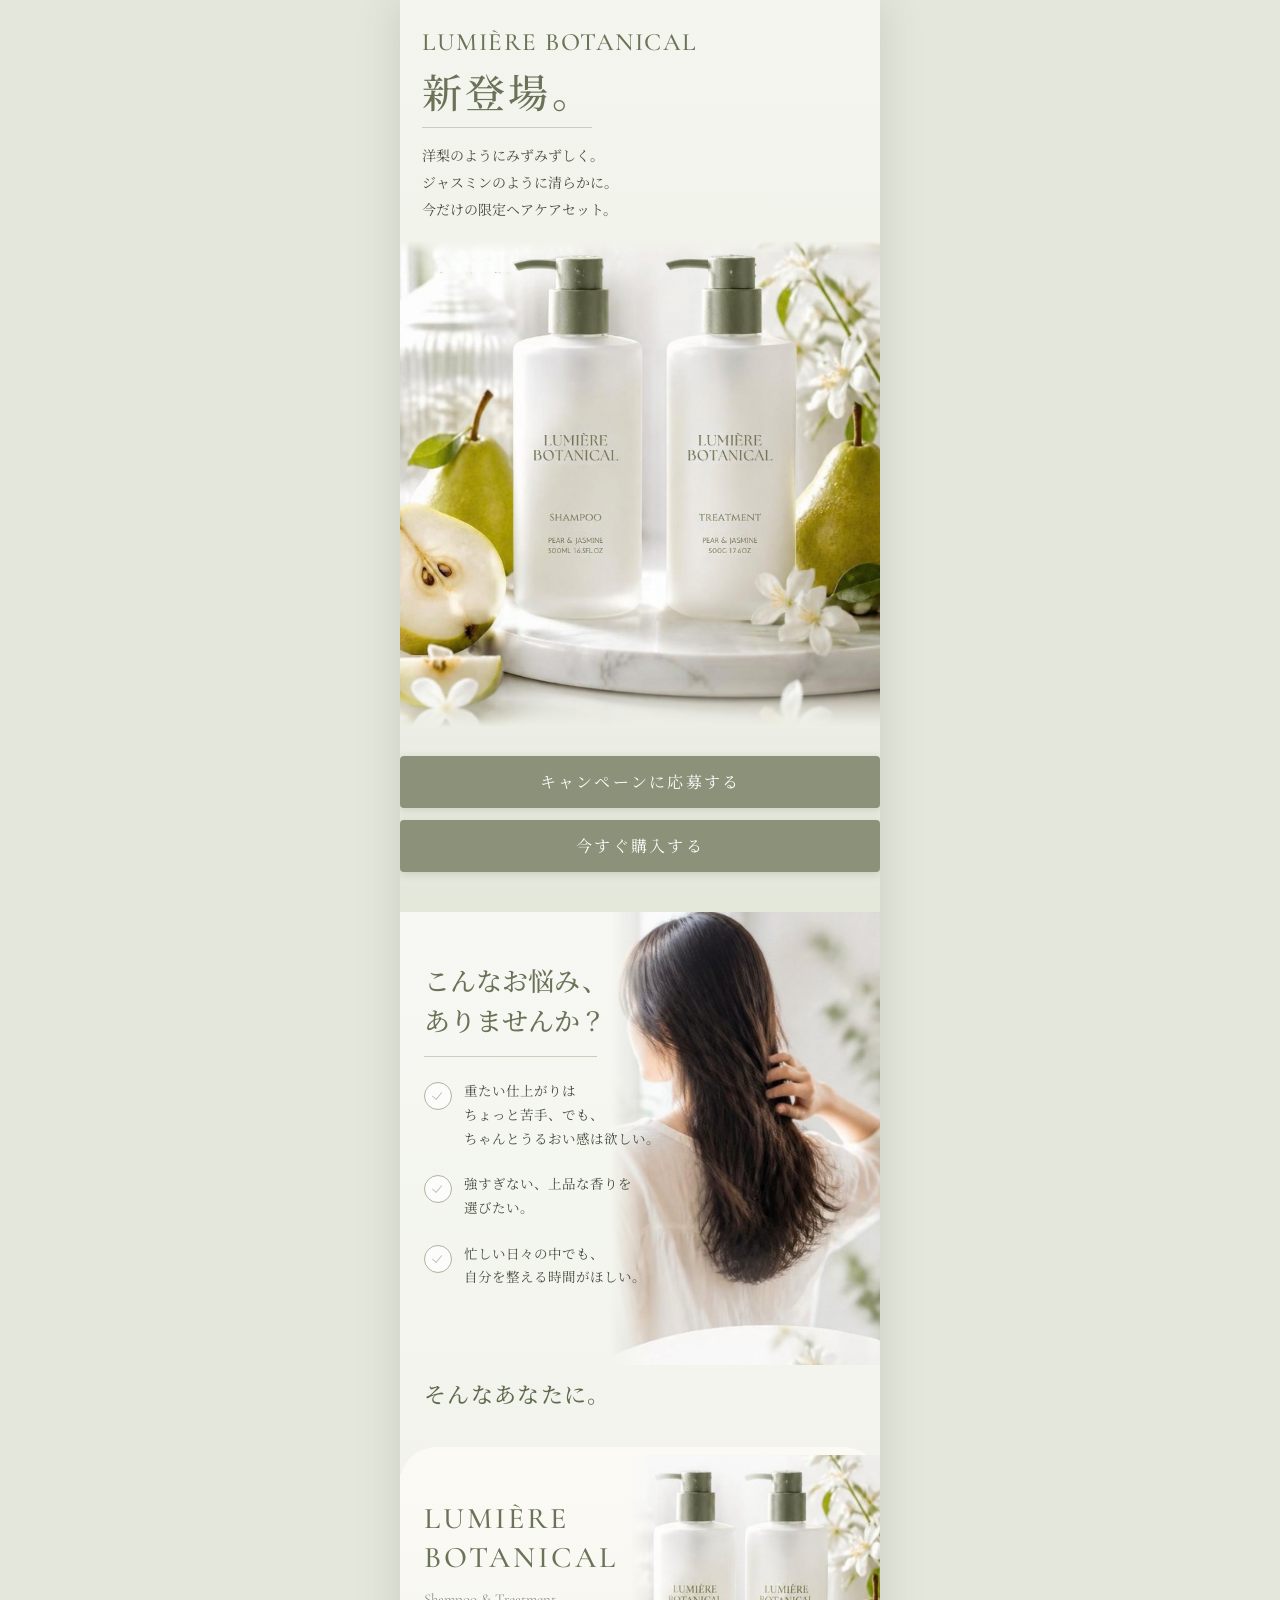
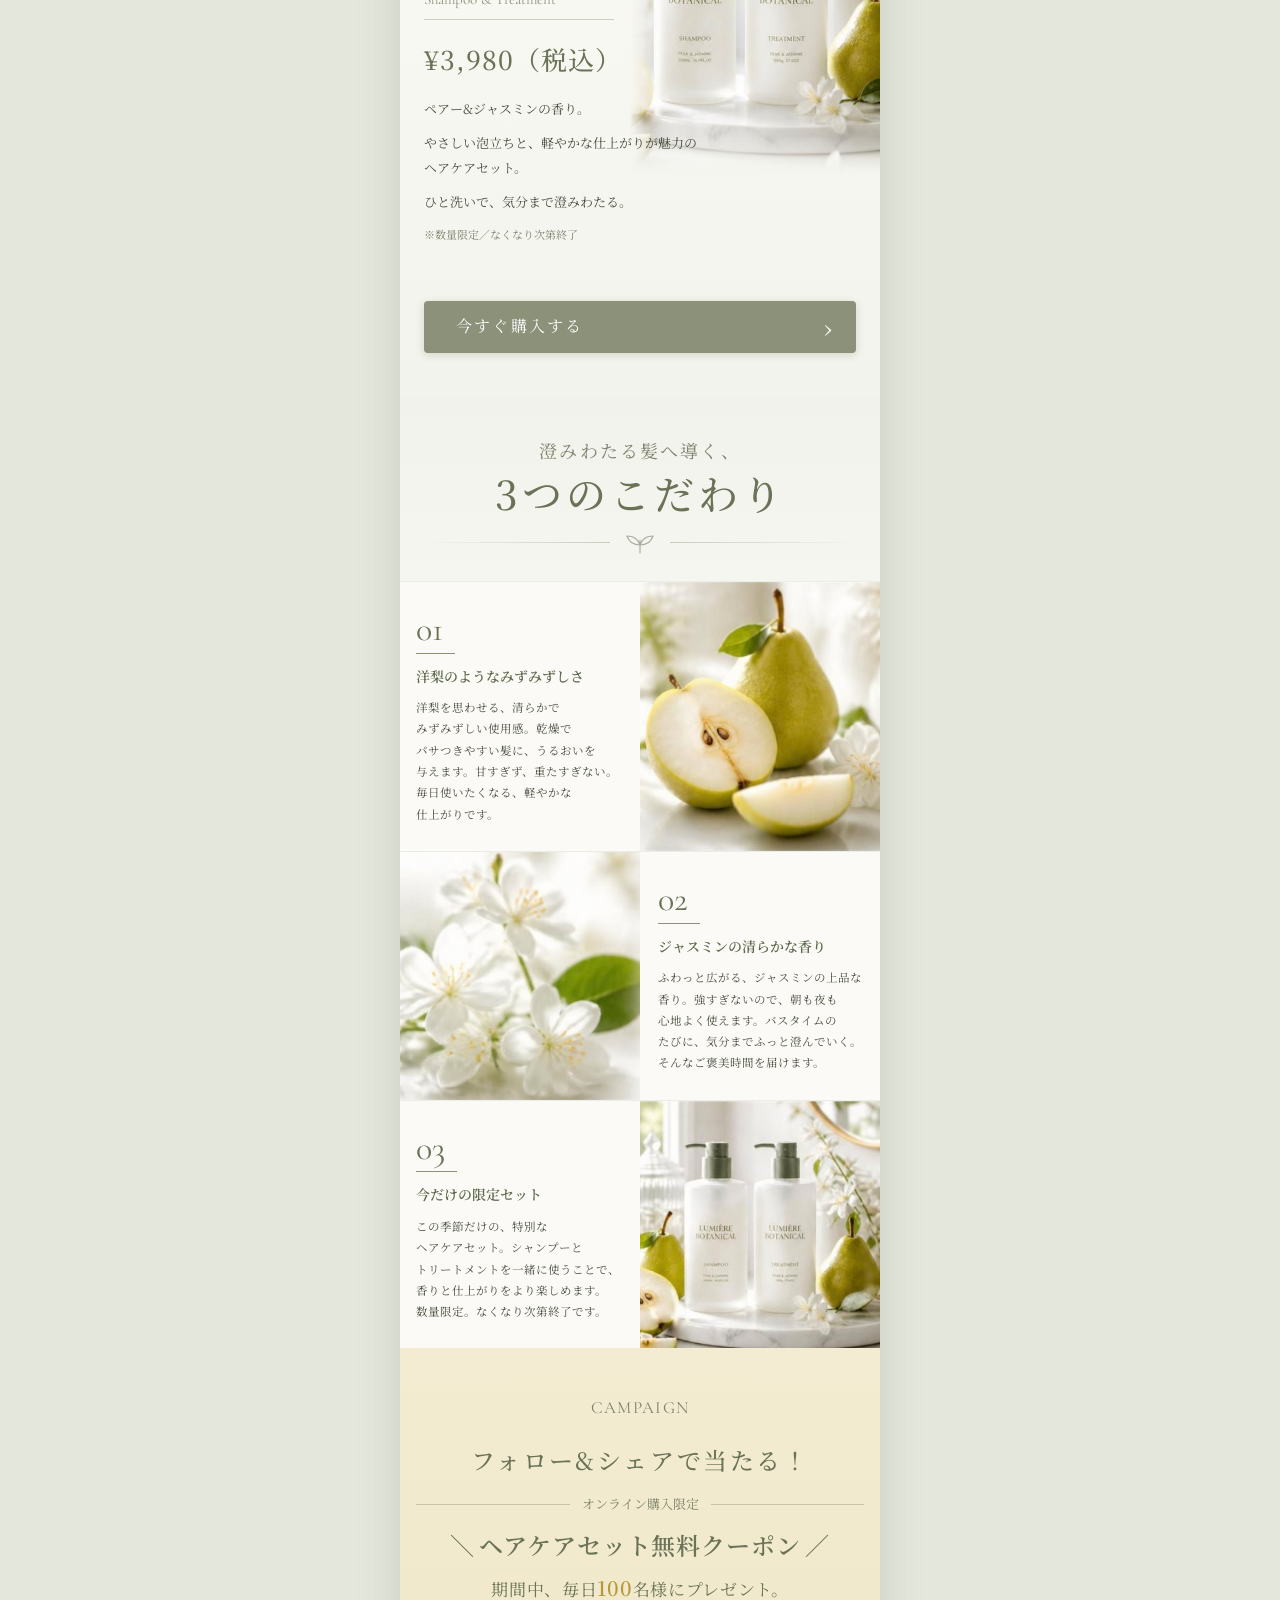
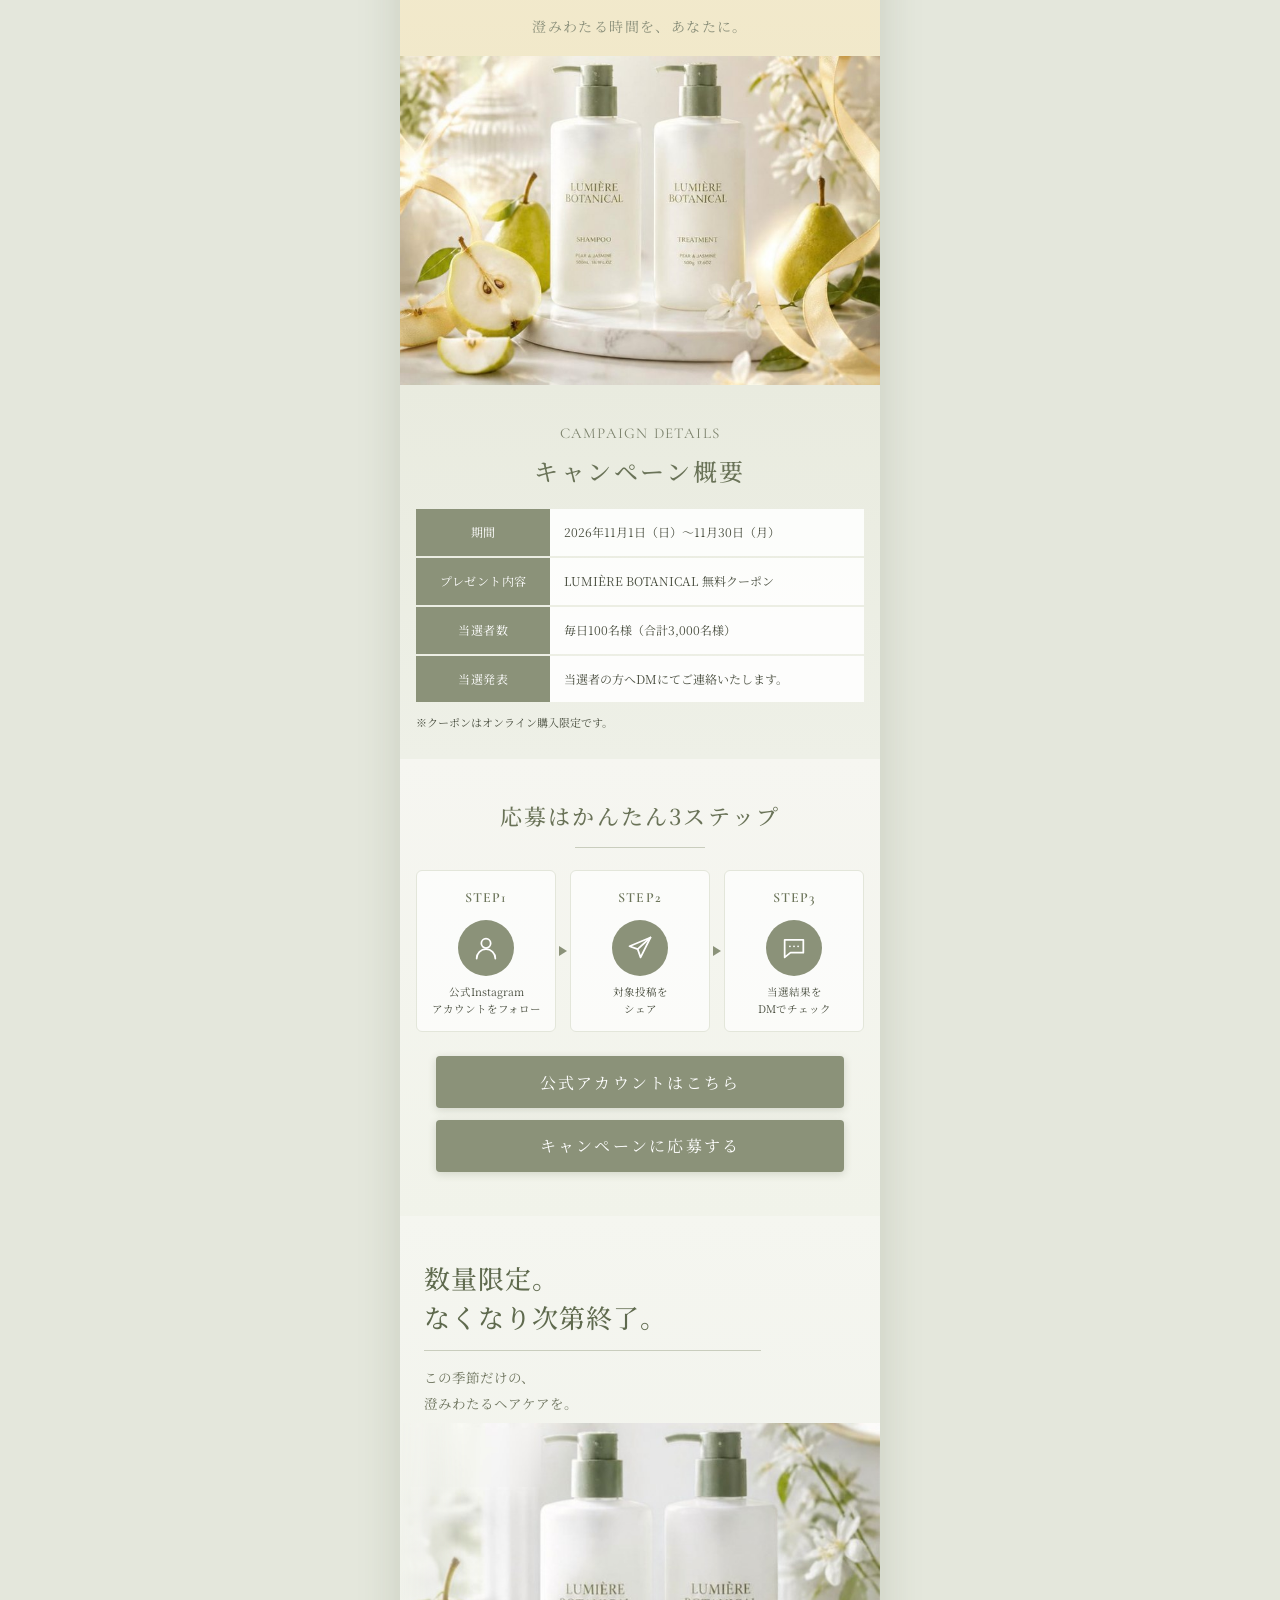
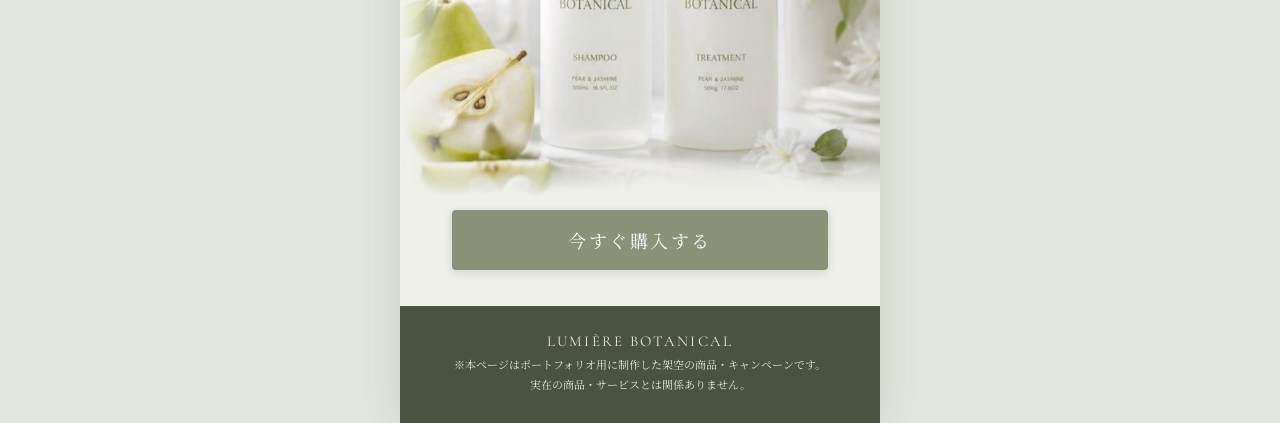
<file: index.html>
<!doctype html>
<html lang="ja">
<head>
  <meta charset="utf-8">
  <meta name="viewport" content="width=device-width, initial-scale=1">
  <title>LUMIÈRE BOTANICAL 新登場 | ヘアケアセット</title>
  <meta name="description" content="洋梨とジャスミンの香りのヘアケアセット LUMIÈRE BOTANICAL。ポートフォリオ用に制作した架空商品のランディングページです。">
  <meta property="og:type" content="website">
  <meta property="og:site_name" content="LUMIÈRE BOTANICAL">
  <meta property="og:locale" content="ja_JP">
  <meta property="og:url" content="https://lumiere-botanical-lp.vercel.app/">
  <meta property="og:title" content="LUMIÈRE BOTANICAL 新登場。洋梨とジャスミンの限定ヘアケアセット">
  <meta property="og:description" content="洋梨のようにみずみずしく、ジャスミンのように清らかに。ポートフォリオ用に制作した架空商品のランディングページです。">
  <meta property="og:image" content="https://lumiere-botanical-lp.vercel.app/images/ogp.jpg">
  <meta property="og:image:width" content="1200">
  <meta property="og:image:height" content="630">
  <meta property="og:image:alt" content="LUMIÈRE BOTANICAL 新登場。洋梨とジャスミンに囲まれたシャンプーとトリートメントのボトル">
  <meta name="twitter:card" content="summary_large_image">
  <meta name="twitter:title" content="LUMIÈRE BOTANICAL 新登場。洋梨とジャスミンの限定ヘアケアセット">
  <meta name="twitter:description" content="洋梨のようにみずみずしく、ジャスミンのように清らかに。ポートフォリオ用に制作した架空商品のランディングページです。">
  <meta name="twitter:image" content="https://lumiere-botanical-lp.vercel.app/images/ogp.jpg">
  <link rel="preconnect" href="https://fonts.googleapis.com">
  <link rel="preconnect" href="https://fonts.gstatic.com" crossorigin>
  <link href="https://fonts.googleapis.com/css2?family=Cormorant+Garamond:wght@400;500;600&family=Noto+Serif+JP:wght@400;500;600&display=swap" rel="stylesheet">
  <link rel="stylesheet" href="css/style.css">
</head>
<body>
<main class="lp">

  <!-- ヒーロー -->
  <header class="hero">
    <div class="hero__text">
      <p class="hero__brand en">LUMIÈRE BOTANICAL</p>
      <h1 class="hero__title">新登場。</h1>
      <div class="hero__rule"></div>
      <p class="hero__lead">洋梨のようにみずみずしく。<br>ジャスミンのように清らかに。<br>今だけの限定ヘアケアセット。</p>
    </div>
    <div class="hero__photo">
      <img src="images/hero.jpg" alt="洋梨とジャスミンに囲まれたシャンプーとトリートメントのボトル" width="750" height="760" fetchpriority="high">
    </div>
    <div class="hero__cta btn-group">
      <a class="btn" href="entry.html">キャンペーンに応募する</a>
      <a class="btn" href="shop.html">今すぐ購入する</a>
    </div>
  </header>

  <!-- お悩み -->
  <section class="worry" aria-labelledby="worry-title">
    <div class="worry__photo"><img src="images/worry.jpg" alt="髪に触れる女性の後ろ姿" width="350" height="590" loading="lazy"></div>
    <div class="worry__inner">
      <h2 class="worry__title" id="worry-title">こんなお悩み、<br>ありませんか？</h2>
      <div class="worry__rule"></div>
      <ul class="worry__list">
        <li>重たい仕上がりは<br>ちょっと苦手、でも、<br>ちゃんとうるおい感は欲しい。</li>
        <li>強すぎない、上品な香りを<br>選びたい。</li>
        <li>忙しい日々の中でも、<br>自分を整える時間がほしい。</li>
      </ul>
    </div>
    <p class="worry__lead">そんなあなたに。</p>
  </section>

  <!-- 商品紹介 -->
  <section class="product" id="product" aria-labelledby="product-title">
    <div class="product__photo"><img src="images/product.jpg" alt="シャンプーとトリートメントのボトルと洋梨" width="390" height="500" loading="lazy"></div>
    <div class="product__inner">
      <h2 class="product__name" id="product-title">LUMIÈRE<br>BOTANICAL</h2>
      <p class="product__sub">Shampoo &amp; Treatment</p>
      <p class="product__price">¥3,980（税込）</p>
      <div class="product__desc">
        <p>ペアー&amp;ジャスミンの香り。</p>
        <p>やさしい泡立ちと、軽やかな仕上がりが魅力のヘアケアセット。</p>
        <p>ひと洗いで、気分まで澄みわたる。</p>
      </div>
      <p class="product__note">※数量限定／なくなり次第終了</p>
    </div>
    <div class="product__cta">
      <a class="btn btn--arrow" href="shop.html">今すぐ購入する</a>
    </div>
  </section>

  <!-- 3つのこだわり -->
  <section class="point" aria-labelledby="point-title">
    <div class="point__head">
      <p class="point__lead">澄みわたる髪へ導く、</p>
      <h2 class="point__title" id="point-title">3つのこだわり</h2>
      <div class="point__ornament"><svg viewBox="0 0 40 24" width="40" height="24" aria-hidden="true"><path d="M20 22V9M20 14C14 14 9 11 7 5c6 0 11 3 13 9ZM20 14c6 0 11-3 13-9-6 0-11 3-13 9Z" fill="none" stroke="#a9ae9b" stroke-width="1.2" stroke-linecap="round" stroke-linejoin="round"/></svg></div>
    </div>

    <article class="point__item">
      <div class="point__body">
        <p class="point__num">01</p>
        <h3 class="point__name">洋梨のようなみずみずしさ</h3>
        <p class="point__text">洋梨を思わせる、清らかで<span class="nowrap">みずみずしい</span>使用感。乾燥でパサつきやすい髪に、<span class="nowrap">うるおい</span>を与えます。甘すぎず、重たすぎない。毎日使いたくなる、軽やかな仕上がりです。</p>
      </div>
      <div class="point__img"><img src="images/pear.jpg" alt="半分に切った洋梨" width="375" height="375" loading="lazy"></div>
    </article>

    <article class="point__item point__item--rev">
      <div class="point__body">
        <p class="point__num">02</p>
        <h3 class="point__name">ジャスミンの清らかな香り</h3>
        <p class="point__text">ふわっと広がる、ジャスミンの上品な香り。強すぎないので、朝も夜も心地よく使えます。バスタイムのたびに、気分までふっと澄んでいく。そんなご褒美時間を届けます。</p>
      </div>
      <div class="point__img"><img src="images/jasmine.jpg" alt="白いジャスミンの花" width="375" height="348" loading="lazy"></div>
    </article>

    <article class="point__item">
      <div class="point__body">
        <p class="point__num">03</p>
        <h3 class="point__name">今だけの限定セット</h3>
        <p class="point__text">この季節だけの、特別なヘアケアセット。シャンプーとトリートメントを一緒に使うことで、香りと仕上がりをより楽しめます。数量限定。なくなり次第終了です。</p>
      </div>
      <div class="point__img"><img src="images/set.jpg" alt="洋梨とジャスミンに囲まれたボトル" width="392" height="360" loading="lazy"></div>
    </article>
  </section>

  <!-- キャンペーン -->
  <section class="campaign" id="campaign" aria-labelledby="campaign-title">
    <p class="campaign__en en">CAMPAIGN</p>
    <h2 class="campaign__title" id="campaign-title">フォロー&amp;シェアで当たる！</h2>
    <p class="campaign__sub">オンライン購入限定</p>
    <p class="campaign__coupon">ヘアケアセット無料クーポン</p>
    <p class="campaign__present">期間中、毎日<b>100</b>名様にプレゼント。</p>
    <p class="campaign__tag">澄みわたる時間を、あなたに。</p>
    <div class="campaign__photo"><img src="images/campaign.jpg" alt="ゴールドのリボンと洋梨に囲まれたボトル" width="750" height="515" loading="lazy"></div>
  </section>

  <section class="detail" aria-labelledby="detail-title">
    <p class="detail__en en">CAMPAIGN DETAILS</p>
    <h2 class="detail__title" id="detail-title">キャンペーン概要</h2>
    <table class="detail__table">
      <tbody>
        <tr><th scope="row">期間</th><td>2026年11月1日（日）〜11月30日（月）</td></tr>
        <tr><th scope="row">プレゼント内容</th><td>LUMIÈRE BOTANICAL 無料クーポン</td></tr>
        <tr><th scope="row">当選者数</th><td>毎日100名様（合計3,000名様）</td></tr>
        <tr><th scope="row">当選発表</th><td>当選者の方へDMにてご連絡いたします。</td></tr>
      </tbody>
    </table>
    <p class="detail__note">※クーポンはオンライン購入限定です。</p>
  </section>

  <!-- 応募の3ステップ -->
  <section class="steps" aria-labelledby="steps-title">
    <h2 class="steps__title" id="steps-title">応募はかんたん3ステップ</h2>
    <div class="steps__rule"></div>
    <ol class="steps__list">
      <li class="steps__item">
        <p class="steps__label">STEP1</p>
        <div class="steps__icon"><svg viewBox="0 0 24 24" aria-hidden="true"><circle cx="12" cy="8" r="4"/><path d="M4 21c0-4.4 3.6-8 8-8s8 3.6 8 8"/></svg></div>
        <p class="steps__text">公式Instagram<br>アカウントをフォロー</p>
      </li>
      <li class="steps__item">
        <p class="steps__label">STEP2</p>
        <div class="steps__icon"><svg viewBox="0 0 24 24" aria-hidden="true"><path d="M21 3 3 10.5l7 2.5 2.5 7z"/><path d="M21 3 10 13"/></svg></div>
        <p class="steps__text">対象投稿を<br>シェア</p>
      </li>
      <li class="steps__item">
        <p class="steps__label">STEP3</p>
        <div class="steps__icon"><svg viewBox="0 0 24 24" aria-hidden="true"><path d="M4 5h16v11H9l-5 4z"/><path d="M8.5 10.5h.01M12 10.5h.01M15.5 10.5h.01"/></svg></div>
        <p class="steps__text">当選結果を<br>DMでチェック</p>
      </li>
    </ol>
    <div class="btn-group">
      <button class="btn" type="button" id="demo-open">公式アカウントはこちら</button>
      <a class="btn" href="entry.html">キャンペーンに応募する</a>
    </div>
  </section>

  <!-- 最終CTA -->
  <section class="final" aria-labelledby="final-title">
    <h2 class="final__title" id="final-title">数量限定。<br>なくなり次第終了。</h2>
    <div class="final__rule"></div>
    <p class="final__lead">この季節だけの、<br>澄みわたるヘアケアを。</p>
    <div class="final__photo"><img src="images/final.jpg" alt="洋梨のそばに並ぶシャンプーとトリートメント" width="630" height="490" loading="lazy"></div>
    <div class="final__cta"><a class="btn" href="shop.html">今すぐ購入する</a></div>
  </section>

  <footer class="footer">
    <p class="en">LUMIÈRE BOTANICAL</p>
    <p>※本ページはポートフォリオ用に制作した架空の商品・キャンペーンです。<br>実在の商品・サービスとは関係ありません。</p>
  </footer>
</main>

<dialog class="demo-dialog" id="demo-dialog" aria-labelledby="demo-dialog-title">
  <span class="demo-badge">DEMO</span>
  <p class="demo-dialog__title" id="demo-dialog-title">これは架空のサイトです（デモ）</p>
  <p class="demo-dialog__text">ポートフォリオ用に制作したページのため、実在のアカウントへは移動しません。</p>
  <button class="btn" type="button" id="demo-close">閉じる</button>
</dialog>
<script src="js/demo.js"></script>
</body>
</html>
</file>
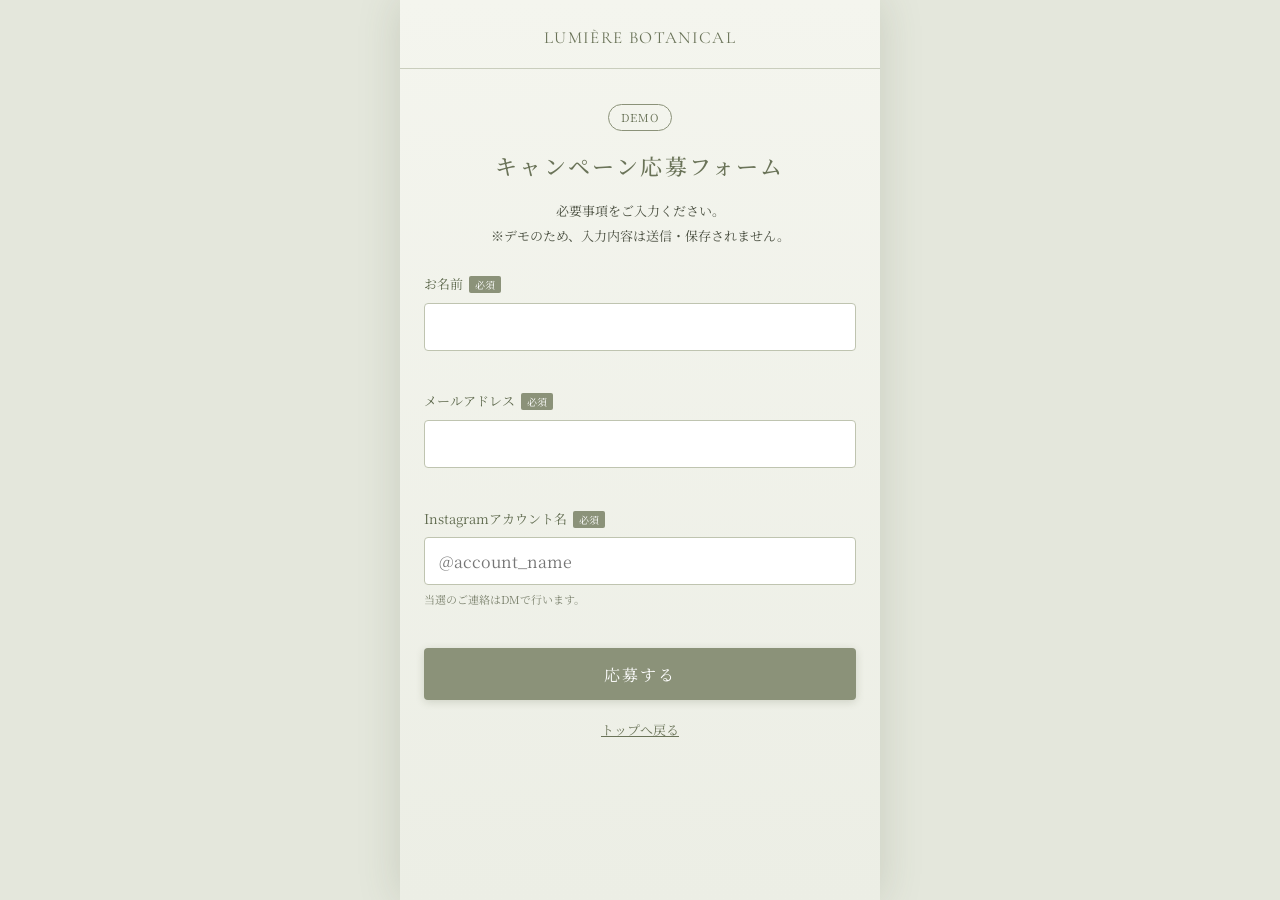
<file: entry.html>
<!doctype html>
<html lang="ja">
<head>
  <meta charset="utf-8">
  <meta name="viewport" content="width=device-width, initial-scale=1">
  <title>キャンペーン応募フォーム | LUMIÈRE BOTANICAL</title>
  <meta name="robots" content="noindex">
  <link rel="preconnect" href="https://fonts.googleapis.com">
  <link rel="preconnect" href="https://fonts.gstatic.com" crossorigin>
  <link href="https://fonts.googleapis.com/css2?family=Cormorant+Garamond:wght@400;500;600&family=Noto+Serif+JP:wght@400;500;600&display=swap" rel="stylesheet">
  <link rel="stylesheet" href="css/style.css">
</head>
<body>
<div class="lp sub">
  <header class="sub__head"><a class="en" href="index.html">LUMIÈRE BOTANICAL</a></header>
  <main class="sub__main">
    <p class="sub__center"><span class="demo-badge">DEMO</span></p>
    <h1 class="sub__title">キャンペーン応募フォーム</h1>
    <p class="sub__lead">必要事項をご入力ください。<br>※デモのため、入力内容は送信・保存されません。</p>

    <form class="form" id="entry-form" novalidate>
      <div class="field">
        <label for="name">お名前<span class="req">必須</span></label>
        <input id="name" name="name" type="text" autocomplete="name" required aria-describedby="name-error">
        <p class="field__error" id="name-error" role="alert"></p>
      </div>
      <div class="field">
        <label for="email">メールアドレス<span class="req">必須</span></label>
        <input id="email" name="email" type="email" autocomplete="email" inputmode="email" required aria-describedby="email-error">
        <p class="field__error" id="email-error" role="alert"></p>
      </div>
      <div class="field">
        <label for="instagram">Instagramアカウント名<span class="req">必須</span></label>
        <input id="instagram" name="instagram" type="text" autocomplete="off" autocapitalize="off" placeholder="@account_name" required aria-describedby="instagram-hint instagram-error">
        <p class="field__hint" id="instagram-hint">当選のご連絡はDMで行います。</p>
        <p class="field__error" id="instagram-error" role="alert"></p>
      </div>
      <button class="btn" type="submit">応募する</button>
    </form>
    <a class="back" href="index.html">トップへ戻る</a>
  </main>
</div>
<script src="js/form.js"></script>
</body>
</html>
</file>
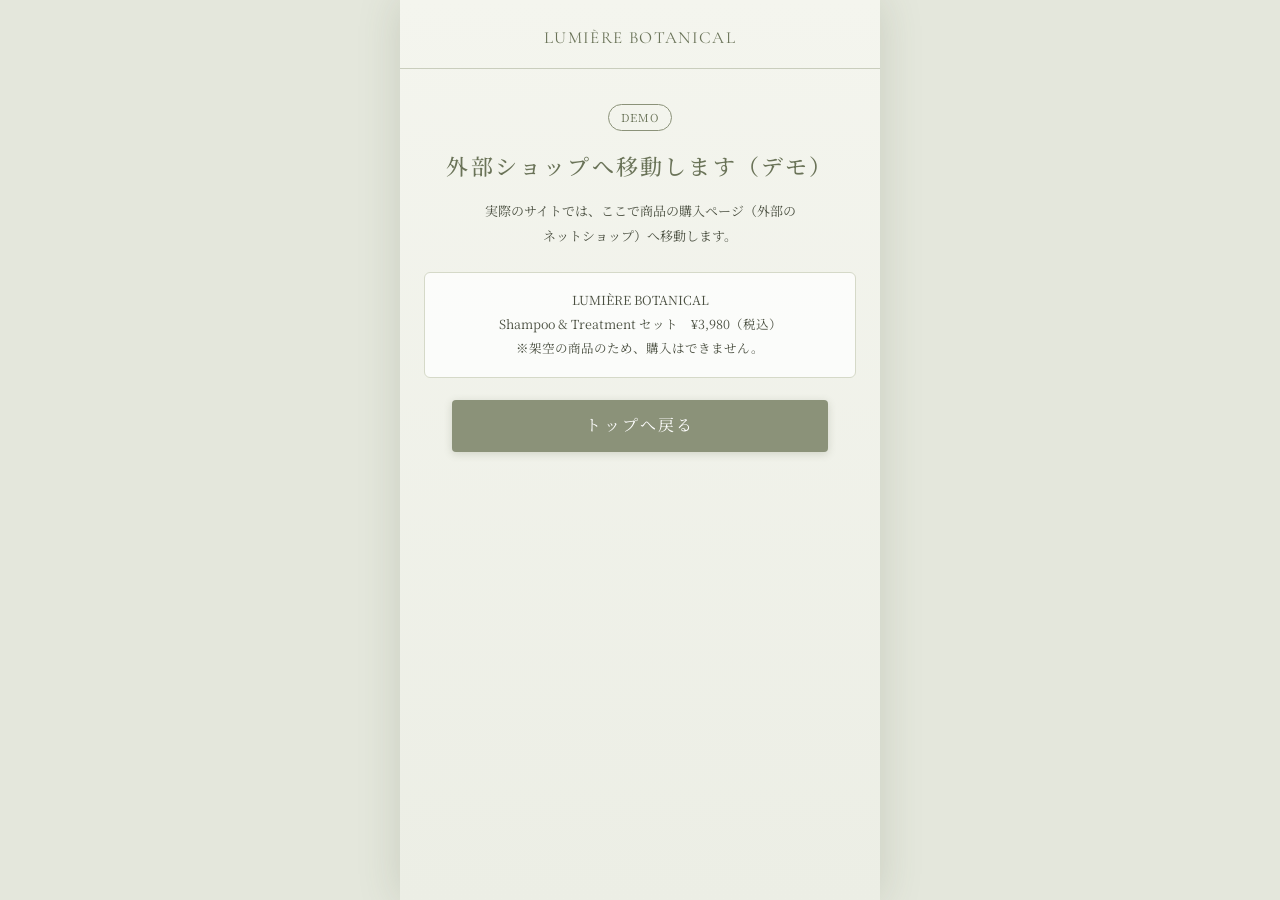
<file: shop.html>
<!doctype html>
<html lang="ja">
<head>
  <meta charset="utf-8">
  <meta name="viewport" content="width=device-width, initial-scale=1">
  <title>外部ショップへ移動します | LUMIÈRE BOTANICAL</title>
  <meta name="robots" content="noindex">
  <link rel="preconnect" href="https://fonts.googleapis.com">
  <link rel="preconnect" href="https://fonts.gstatic.com" crossorigin>
  <link href="https://fonts.googleapis.com/css2?family=Cormorant+Garamond:wght@400;500;600&family=Noto+Serif+JP:wght@400;500;600&display=swap" rel="stylesheet">
  <link rel="stylesheet" href="css/style.css">
</head>
<body>
<div class="lp sub">
  <header class="sub__head"><a class="en" href="index.html">LUMIÈRE BOTANICAL</a></header>
  <main class="sub__main sub__center">
    <span class="demo-badge">DEMO</span>
    <h1 class="sub__title">外部ショップへ移動します（デモ）</h1>
    <p class="sub__lead">実際のサイトでは、ここで商品の購入ページ（外部のネットショップ）へ移動します。</p>
    <div class="sub__box">
      LUMIÈRE BOTANICAL<br>
      Shampoo &amp; Treatment セット　¥3,980（税込）<br>
      ※架空の商品のため、購入はできません。
    </div>
    <div class="btn-group">
      <a class="btn" href="index.html">トップへ戻る</a>
    </div>
  </main>
</div>
</body>
</html>
</file>
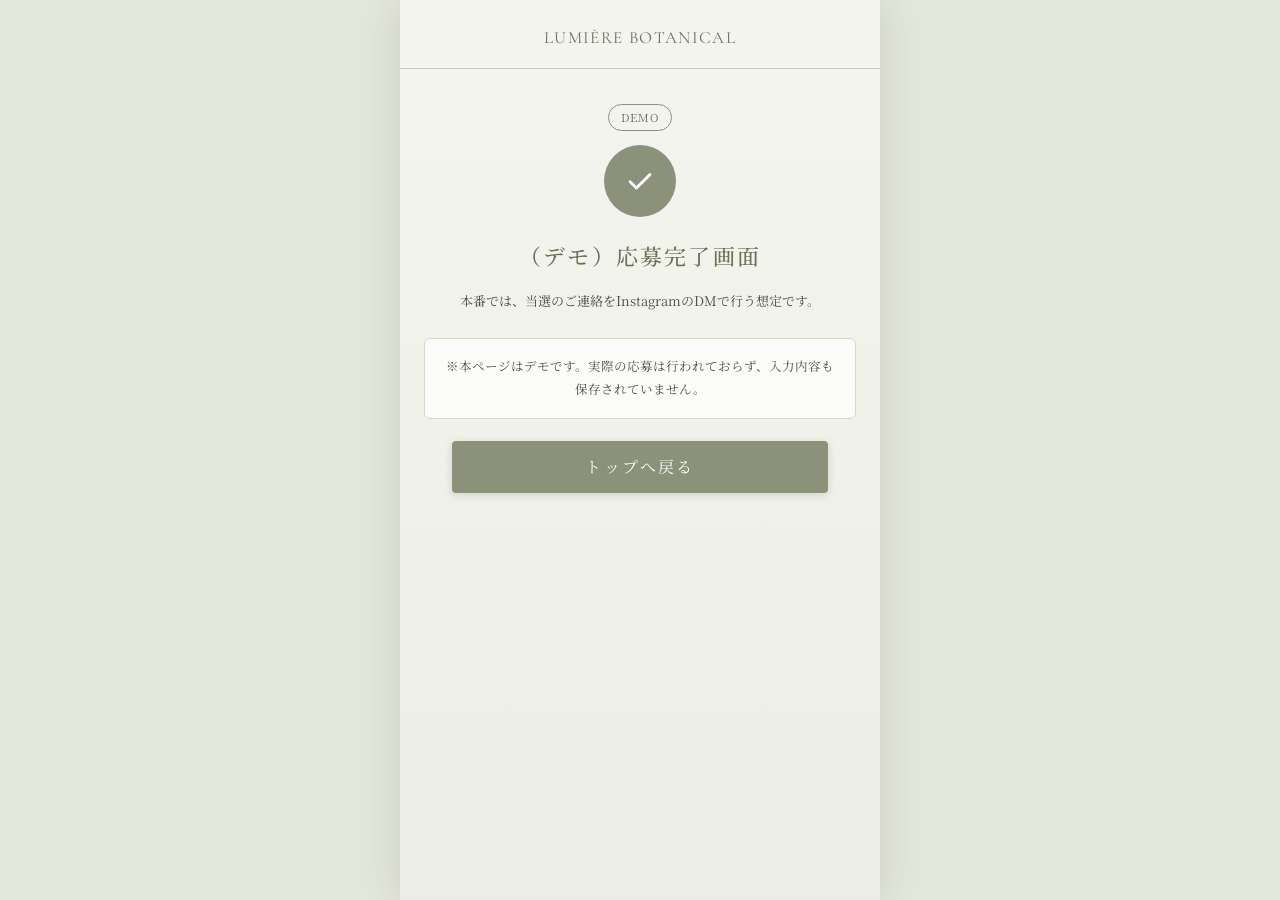
<file: thanks.html>
<!doctype html>
<html lang="ja">
<head>
  <meta charset="utf-8">
  <meta name="viewport" content="width=device-width, initial-scale=1">
  <title>（デモ）応募完了 | LUMIÈRE BOTANICAL</title>
  <meta name="robots" content="noindex">
  <link rel="preconnect" href="https://fonts.googleapis.com">
  <link rel="preconnect" href="https://fonts.gstatic.com" crossorigin>
  <link href="https://fonts.googleapis.com/css2?family=Cormorant+Garamond:wght@400;500;600&family=Noto+Serif+JP:wght@400;500;600&display=swap" rel="stylesheet">
  <link rel="stylesheet" href="css/style.css">
</head>
<body>
<div class="lp sub">
  <header class="sub__head"><a class="en" href="index.html">LUMIÈRE BOTANICAL</a></header>
  <main class="sub__main sub__center">
    <span class="demo-badge">DEMO</span>
    <div class="sub__check"><svg viewBox="0 0 24 24" aria-hidden="true"><path d="m5 12.5 4.5 4.5L19 7.5"/></svg></div>
    <h1 class="sub__title">（デモ）応募完了画面</h1>
    <p class="sub__lead">本番では、当選のご連絡をInstagramのDMで行う想定です。</p>
    <div class="sub__box">※本ページはデモです。実際の応募は行われておらず、入力内容も保存されていません。</div>
    <div class="btn-group">
      <a class="btn" href="index.html">トップへ戻る</a>
    </div>
  </main>
</div>
</body>
</html>
</file>
<file: css/style.css>
:root {
  --green: #8b9279;
  --green-dark: #5f6a4e;
  --green-text: #6a7358;
  --ink: #4a4f40;
  --paper: #fbfaf5;
  --mist: #eef0e8;
  --line: #c9cdbd;
  --gold: #efe6c8;
  --serif-jp: "Noto Serif JP", "Hiragino Mincho ProN", "Yu Mincho", serif;
  --serif-en: "Cormorant Garamond", "Noto Serif JP", serif;
}

* { box-sizing: border-box; margin: 0; padding: 0; }

html { scroll-behavior: smooth; }

body {
  font-family: var(--serif-jp);
  color: var(--ink);
  background: #e4e7dc;
  line-height: 1.9;
  -webkit-text-size-adjust: 100%;
}

img { display: block; max-width: 100%; height: auto; }
a { color: inherit; text-decoration: none; }

/* PCでも画面中央にスマホ幅で表示する */
.lp {
  width: 100%;
  max-width: 480px;
  margin: 0 auto;
  background: var(--paper);
  overflow: hidden;
  box-shadow: 0 0 40px rgba(80, 90, 60, 0.18);
}

.en { font-family: var(--serif-en); letter-spacing: 0.08em; }

/* ボタン */
.btn {
  display: flex;
  align-items: center;
  justify-content: center;
  width: 100%;
  min-height: 52px;
  padding: 0 20px;
  border: 0;
  border-radius: 4px;
  background: var(--green);
  color: #fff;
  font-family: var(--serif-jp);
  font-size: 16px;
  letter-spacing: 0.14em;
  cursor: pointer;
  box-shadow: 0 2px 8px rgba(80, 90, 60, 0.2);
  transition: background 0.2s, transform 0.2s;
}
.btn:hover { background: var(--green-dark); transform: translateY(-1px); }
.btn:focus-visible, input:focus-visible { outline: 2px solid var(--green-dark); outline-offset: 2px; }
.btn--arrow { justify-content: space-between; padding: 0 22px 0 32px; }
.btn--arrow::after { content: "\203A"; font-size: 24px; line-height: 1; }
.btn-group { display: grid; gap: 12px; padding: 0 28px; }

/* ヒーロー */
.hero { background: linear-gradient(#f4f5ee, #eceee5); }
.hero__text { padding: 26px 22px 18px; }
.hero__brand { font-size: 25px; font-weight: 500; color: var(--green-text); letter-spacing: 0.06em; line-height: 1.3; }
.hero__title { margin-top: 6px; font-size: 40px; font-weight: 500; color: var(--green-text); letter-spacing: 0.08em; line-height: 1.3; }
.hero__rule { width: 170px; height: 1px; margin: 10px 0 14px; background: var(--line); }
.hero__lead { font-size: 14px; color: var(--ink); line-height: 1.95; }
.hero__photo { position: relative; }
.hero__photo img { width: 100%; -webkit-mask-image: linear-gradient(to bottom, transparent, #000 2.5%, #000 90%, transparent); mask-image: linear-gradient(to bottom, transparent, #000 2.5%, #000 90%, transparent); }
.hero__cta { padding: 28px 0 40px; background: linear-gradient(#eceee5, #e3e7da); }

/* お悩み */
.worry { position: relative; padding: 48px 24px 60px; background: linear-gradient(#f7f8f3, #f1f3ec); }
.worry__photo { position: absolute; top: 0; right: 0; width: 56%; z-index: 0; }
.worry__photo img { width: 100%; -webkit-mask-image: linear-gradient(to right, transparent, #000 14%); mask-image: linear-gradient(to right, transparent, #000 14%); }
.worry__inner { position: relative; z-index: 1; }
.worry__title { font-size: 26px; font-weight: 500; line-height: 1.55; color: var(--green-text); }
.worry__rule { width: 40%; height: 1px; margin: 16px 0 22px; background: var(--line); }
.worry__list { list-style: none; width: 80%; }
.worry__list li { position: relative; padding-left: 40px; margin-bottom: 22px; font-size: 13.5px; line-height: 1.75; }
.worry__list li::before {
  content: "";
  position: absolute; left: 0; top: 3px;
  width: 26px; height: 26px;
  border: 1px solid #aeb39f; border-radius: 50%;
  background: rgba(255,255,255,.7);
}
.worry__list li::after {
  content: "";
  position: absolute; left: 9px; top: 9px;
  width: 7px; height: 12px;
  border: solid #aeb39f; border-width: 0 1.5px 1.5px 0;
  transform: rotate(40deg) scale(.7);
  transform-origin: center;
}
.worry__lead { position: relative; z-index: 1; margin-top: 84px; font-size: 22px; font-weight: 500; color: var(--green-dark); letter-spacing: 0.06em; }

/* 商品紹介 */
.product { position: relative; padding: 52px 24px 44px; background: linear-gradient(#fbfaf5, #f2f3ec); border-radius: 36px 36px 0 0; margin-top: -28px; z-index: 2; }
.product__photo { position: absolute; top: 8px; right: 0; width: 52%; }
.product__photo img { width: 100%; -webkit-mask-image: linear-gradient(to right, transparent, #000 8%), linear-gradient(to bottom, #000 88%, transparent); mask-image: linear-gradient(to right, transparent, #000 8%), linear-gradient(to bottom, #000 88%, transparent); -webkit-mask-composite: source-in; mask-composite: intersect; }
.product__inner { position: relative; z-index: 1; }
.product__name { font-family: var(--serif-en); font-size: 30px; font-weight: 500; line-height: 1.3; letter-spacing: 0.1em; color: var(--green-text); }
.product__sub { margin-top: 8px; padding-bottom: 6px; width: 44%; border-bottom: 1px solid var(--line); font-family: var(--serif-en); font-size: 15px; color: #8e9380; }
.product__price { margin-top: 14px; font-size: 26px; font-weight: 500; color: var(--green-text); letter-spacing: 0.04em; }
.product__desc { margin-top: 14px; width: 66%; font-size: 13px; line-height: 1.85; }
.product__desc p + p { margin-top: 10px; }
.product__note { margin-top: 10px; font-size: 11px; color: #7e8470; }
.product__cta { position: relative; z-index: 1; margin-top: 56px; }

/* 3つのこだわり */
.point__head { padding: 36px 20px 26px; text-align: center; background: linear-gradient(#f1f2ec, #f6f6f1); }
.point__lead { font-size: 18px; color: #7d836d; letter-spacing: 0.12em; }
.point__title { font-size: 40px; font-weight: 500; color: var(--green-text); letter-spacing: 0.1em; line-height: 1.3; }
.point__ornament { display: flex; align-items: center; justify-content: center; gap: 10px; margin-top: 12px; }
.point__ornament::before, .point__ornament::after { content: ""; flex: 1; height: 1px; background: linear-gradient(to right, transparent, var(--line)); }
.point__ornament::after { transform: scaleX(-1); }
.point__ornament svg { flex: none; }
.point__item { display: grid; grid-template-columns: 1fr 1fr; align-items: stretch; background: #fbfaf6; border-top: 1px solid #eceee5; }
.point__item--rev .point__body { order: 2; }
.point__item--rev .point__img { order: 1; }
.point__body { padding: 28px 12px 26px 16px; }
.point__item--rev .point__body { padding: 28px 18px 26px 18px; }
.point__num { display: inline-block; padding: 0 12px 2px 0; border-bottom: 1px solid var(--green); font-family: var(--serif-en); font-size: 34px; line-height: 1.2; color: var(--green-text); }
.point__name { margin-top: 12px; font-size: 14px; font-weight: 600; line-height: 1.55; color: var(--green-dark); }
.point__text { margin-top: 10px; font-size: 11.5px; line-height: 1.85; }
.point__img img { width: 100%; height: 100%; object-fit: cover; }

/* キャンペーン */
.campaign { padding: 44px 16px 0; text-align: center; background: linear-gradient(#f3ecd2 0%, #f1e8c9 55%, #ece5cb 100%); }
.campaign__en { font-size: 17px; color: #7d836d; }
.campaign__title { margin-top: 12px; font-size: clamp(19px, 5.6vw, 24px); font-weight: 500; color: var(--green-text); letter-spacing: 0.1em; }
.campaign__sub { display: flex; align-items: center; justify-content: center; gap: 12px; margin: 10px 0; font-size: 13px; color: #7d836d; }
.campaign__sub::before, .campaign__sub::after { content: ""; flex: 1; height: 1px; background: #c8c4a6; }
.campaign__coupon { font-size: clamp(19px, 5.6vw, 24px); font-weight: 600; color: var(--green-text); letter-spacing: 0.04em; line-height: 1.5; }
.campaign__coupon::before { content: "\FF3C"; margin-right: 4px; }
.campaign__coupon::after { content: "\FF0F"; margin-left: 4px; }
.campaign__present { margin-top: 6px; font-size: 17px; color: var(--green-text); letter-spacing: 0.04em; }
.campaign__present b { color: #b59a3c; font-size: 20px; font-weight: 600; }
.campaign__tag { margin-top: 6px; font-size: 14px; color: #8a8f7a; letter-spacing: 0.1em; }
.campaign__photo { margin: 16px -16px 0; }
.campaign__photo img { width: 100%; }

.detail { padding: 34px 16px 26px; text-align: center; background: linear-gradient(#e9ebdf, #eef0e7); }
.detail__en { font-size: 15px; color: #7d836d; }
.detail__title { font-size: 24px; font-weight: 500; color: var(--green-text); letter-spacing: 0.1em; }
.detail__table { width: 100%; margin-top: 14px; border-collapse: separate; border-spacing: 0 2px; text-align: left; }
.detail__table th { width: 30%; padding: 12px 6px; background: var(--green); color: #fff; font-weight: 400; font-size: 12px; text-align: center; letter-spacing: 0.04em; }
.detail__table td { padding: 12px 14px; background: rgba(255,255,255,.88); font-size: 12px; line-height: 1.7; }
.detail__note { margin-top: 8px; font-size: 11px; text-align: left; }

/* 3ステップ */
.steps { padding: 36px 16px 44px; text-align: center; background: linear-gradient(#f6f6f1, #f1f3ea); }
.steps__title { font-size: 22px; font-weight: 500; color: var(--green-text); letter-spacing: 0.1em; }
.steps__rule { width: 130px; height: 1px; margin: 10px auto 22px; background: var(--line); }
.steps__list { display: grid; grid-template-columns: repeat(3, 1fr); gap: 14px; list-style: none; }
.steps__item { position: relative; padding: 14px 4px 14px; border: 1px solid #e3e6da; border-radius: 6px; background: rgba(255,255,255,.7); }
.steps__item:not(:last-child)::after { content: ""; position: absolute; right: -12px; top: 50%; border: 5px solid transparent; border-left: 8px solid var(--green); border-right: 0; transform: translateY(-50%); }
.steps__label { font-family: var(--serif-en); font-size: 14px; font-weight: 600; color: var(--green-text); letter-spacing: 0.08em; }
.steps__icon { display: grid; place-items: center; width: 56px; height: 56px; margin: 8px auto; border-radius: 50%; background: var(--green); }
.steps__icon svg { width: 28px; height: 28px; stroke: #fff; fill: none; stroke-width: 1.5; stroke-linecap: round; stroke-linejoin: round; }
.steps__text { font-size: 10.5px; line-height: 1.6; }
.steps .btn-group { margin-top: 24px; padding: 0 20px; }

/* 最終CTA */
.final { position: relative; padding: 42px 24px 0; background: linear-gradient(#f5f6f0, #eef0e8); }
.final__title { font-size: 26px; font-weight: 500; line-height: 1.5; color: var(--green-dark); letter-spacing: 0.04em; }
.final__rule { width: 78%; height: 1px; margin: 14px 0; background: var(--line); }
.final__lead { font-size: 13.5px; color: #6f755f; }
.final__photo { margin: 6px -24px 0; }
.final__photo img { width: 100%; -webkit-mask-image: linear-gradient(to bottom, #000 90%, transparent), linear-gradient(to right, transparent, #000 14%); mask-image: linear-gradient(to bottom, #000 90%, transparent), linear-gradient(to right, transparent, #000 14%); -webkit-mask-composite: source-in; mask-composite: intersect; }
.final__cta { padding: 14px 28px 36px; }
.final__cta .btn { min-height: 60px; font-size: 18px; }

.footer { padding: 22px 20px 28px; background: #4a5240; color: #e6e9dc; text-align: center; font-size: 11px; line-height: 1.8; }
.footer .en { font-size: 15px; letter-spacing: 0.14em; }

/* サブページ(応募フォーム・完了・中継) */
.sub { min-height: 100vh; background: linear-gradient(#f4f5ee, #eceee5); }
.sub__head { padding: 22px 20px 14px; text-align: center; border-bottom: 1px solid var(--line); }
.sub__head a { font-size: 17px; color: var(--green-text); letter-spacing: 0.08em; }
.sub__main { padding: 32px 24px 48px; }
.sub__title { font-size: 22px; font-weight: 500; color: var(--green-text); text-align: center; letter-spacing: 0.1em; }
.sub__lead { margin: 12px 0 24px; font-size: 13px; text-align: center; }
.demo-badge { display: inline-block; margin-bottom: 14px; padding: 2px 12px; border: 1px solid var(--green); border-radius: 999px; font-size: 11px; color: var(--green-text); letter-spacing: 0.1em; }
.sub__center { text-align: center; }

.form { display: grid; gap: 20px; }
.field label { display: block; margin-bottom: 6px; font-size: 13px; color: var(--green-dark); }
.field .req { margin-left: 6px; font-size: 10px; color: #fff; background: var(--green); padding: 1px 6px; border-radius: 2px; }
.field input { width: 100%; min-height: 48px; padding: 0 14px; border: 1px solid #bfc4b0; border-radius: 4px; background: #fff; color: var(--ink); font-family: var(--serif-jp); font-size: 16px; }
.field input[aria-invalid="true"] { border-color: #b4543f; background: #fdf4f1; }
.field__hint { margin-top: 4px; font-size: 11px; color: #7e8470; }
.field__error { min-height: 1.2em; margin-top: 4px; font-size: 12px; color: #b4543f; }
.back { display: block; margin-top: 18px; text-align: center; font-size: 13px; color: var(--green-text); text-decoration: underline; }
.sub__check { display: grid; place-items: center; width: 72px; height: 72px; margin: 0 auto 18px; border-radius: 50%; background: var(--green); }
.sub__check svg { width: 34px; height: 34px; stroke: #fff; fill: none; stroke-width: 2; stroke-linecap: round; stroke-linejoin: round; }
.sub__box { margin: 22px 0; padding: 16px; border: 1px solid #d5d9c8; border-radius: 6px; background: rgba(255,255,255,.75); font-size: 12.5px; }

/* デモ表示ダイアログ */
.demo-dialog { width: min(86vw, 380px); margin: auto; padding: 28px 24px 24px; border: 0; border-radius: 8px; background: var(--paper); color: var(--ink); font-family: var(--serif-jp); text-align: center; box-shadow: 0 8px 40px rgba(60, 70, 45, 0.3); }
.demo-dialog::backdrop { background: rgba(60, 70, 45, 0.45); }
.demo-dialog__title { margin-bottom: 8px; font-size: 18px; font-weight: 500; color: var(--green-text); letter-spacing: 0.06em; }
.demo-dialog__text { margin-bottom: 20px; font-size: 13px; }

/* 改行の調整: 文末の1〜2文字だけが下の行に落ちないようにする */
html { word-break: auto-phrase; }
.point__name, .campaign__coupon, .sub__title, .steps__text { text-wrap: balance; }
.point__text, .sub__lead, .detail__table td { text-wrap: pretty; }
.steps__text { line-break: strict; }
.nowrap { white-space: nowrap; }
</file>
